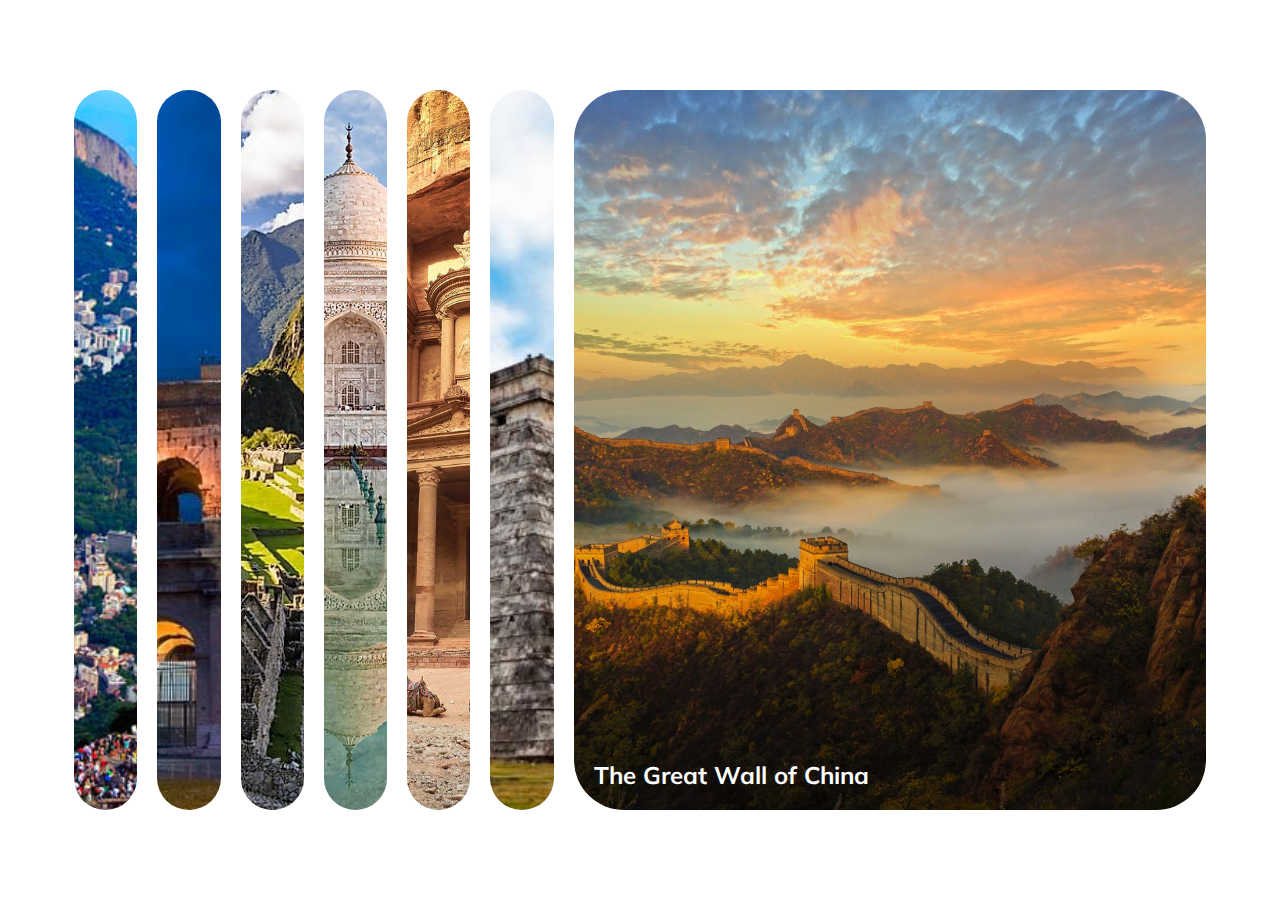
<file: Expanding Cards/index.html>
<!DOCTYPE html>
<html lang="en">
<head>
    <meta charset="UTF-8">
    <meta name="viewport" content="width=device-width, initial-scale=1.0">
    <!-- <link rel="stylesheet" href="https://cdnjs.cloudflare.com/ajax/libs/font-awesome/5.15.1/css/all.min.css" integrity="sha512-+4zCK9k+qNFUR5X+cKL9EIR+ZOhtIloNl9GIKS57V1MyNsYpYcUrUeQc9vNfzsWfV28IaLL3i96P9sdNyeRssA==" crossorigin="anonymous" /> -->
    <link rel="stylesheet" href="style.css">
    <title>Expanding Cards</title>
</head>
<body>
    <div class="container">
        <div class="panel" style="background-image: url('images/Christ.jpg')" >
            <h3>Christ, the Redeemer</h3>
        </div>

        <div class="panel" style="background-image: url('images/The-Colosseum.jpg')" >
            <h3>Colosseum</h3>
        </div>

        <div class="panel" style="background-image: url('images/machupichu.jpeg')" >
            <h3>Machu Picchu</h3>
        </div>

        <div class="panel" style="background-image: url('images/taj.jpg')" >
            <h3>Taj Mahal</h3>
        </div>

        <div class="panel" style="background-image: url('images/petra.jpg')" >
            <h3>Petra</h3>
        </div>

        <div class="panel" style="background-image: url('images/chichen.jpeg')" >
            <h3>Chichen Itza</h3>
        </div>

        <div class="panel active" style="background-image: url('images/wall.jpg')" >
            <h3>The Great Wall of China</h3>
        </div>
    </div>

    <script src="script.js"></script>
</body>
</html>
</file>
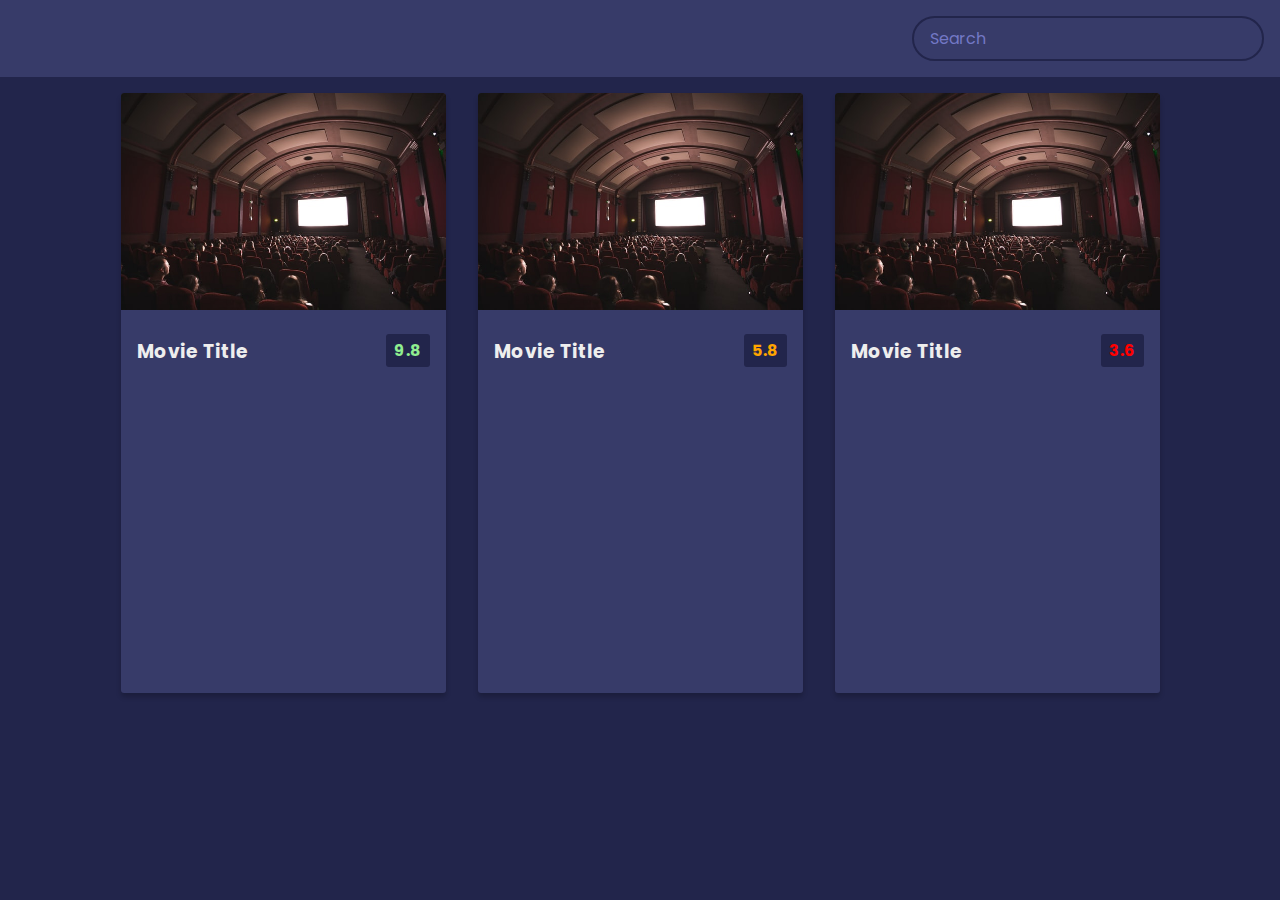
<file: Movie App/index.html>
<!DOCTYPE html>
<html lang="en">
<head>
    <meta charset="UTF-8">
    <meta name="viewport" content="width=device-width, initial-scale=1.0">
    <!-- <link rel="stylesheet" href="https://cdnjs.cloudflare.com/ajax/libs/font-awesome/5.15.1/css/all.min.css" integrity="sha512-+4zCK9k+qNFUR5X+cKL9EIR+ZOhtIloNl9GIKS57V1MyNsYpYcUrUeQc9vNfzsWfV28IaLL3i96P9sdNyeRssA==" crossorigin="anonymous" /> -->
    <link rel="stylesheet" href="style.css">
    <title>Movie App</title>
</head>
<body>
    <header>
        <form id="form">
            <input type="text" id="search" class="search" placeholder="Search">
        </form>
    </header>

    <main id="main">
        <div class="movie">
            <img src="./small.jpg" alt="">
            <div class="movie-info">
                <h3>Movie Title</h3>
                <span class="green">9.8</span>
            </div>
            <div class="overview">
                <h3>Overview</h3>
                Lorem ipsum dolor sit, amet consectetur adipisicing elit. Alias commodi amet saepe accusantium quo aut doloribus neque deserunt voluptate repellendus?
            </div>
        </div>

        <div class="movie">
            <img src="./small.jpg" alt="">
            <div class="movie-info">
                <h3>Movie Title</h3>
                <span class="orange">5.8</span>
            </div>
            <div class="overview">
                <h3>Overview</h3>
                Lorem ipsum dolor sit, amet consectetur adipisicing elit. Alias commodi amet saepe accusantium quo aut doloribus neque deserunt voluptate repellendus?
            </div>
        </div>

        <div class="movie">
            <img src="./small.jpg" alt="">
            <div class="movie-info">
                <h3>Movie Title</h3>
                <span class="red">3.6</span>
            </div>
            <div class="overview">
                <h3>Overview</h3>
                Lorem ipsum dolor sit, amet consectetur adipisicing elit. Alias commodi amet saepe accusantium quo aut doloribus neque deserunt voluptate repellendus?
            </div>
        </div>
    </main>

    <script src="script.js"></script>
</body>
</html>
</file>
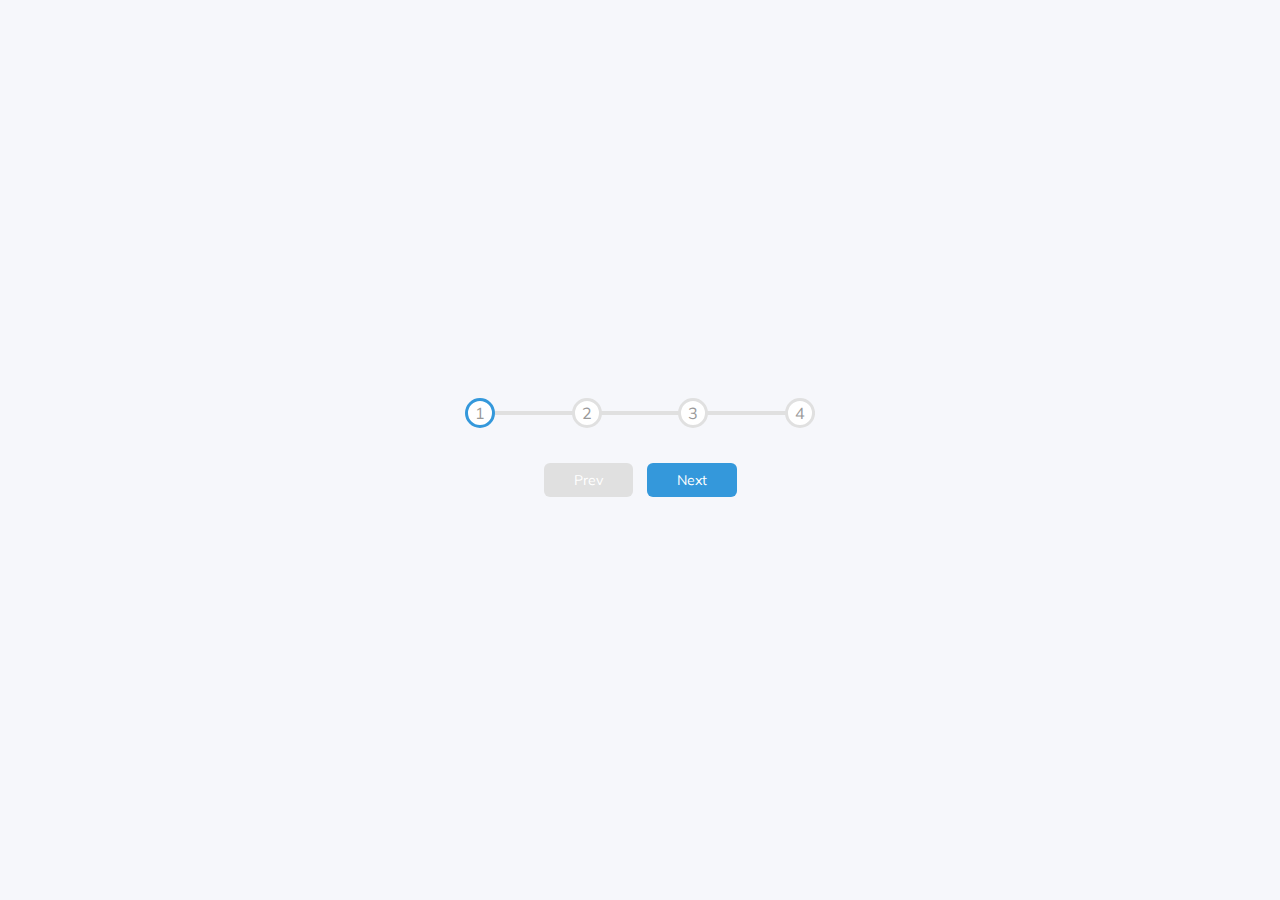
<file: Progress Steps/index.html>
<!DOCTYPE html>
<html lang="en">
<head>
    <meta charset="UTF-8">
    <meta name="viewport" content="width=device-width, initial-scale=1.0">
    <!-- <link rel="stylesheet" href="https://cdnjs.cloudflare.com/ajax/libs/font-awesome/5.15.1/css/all.min.css" integrity="sha512-+4zCK9k+qNFUR5X+cKL9EIR+ZOhtIloNl9GIKS57V1MyNsYpYcUrUeQc9vNfzsWfV28IaLL3i96P9sdNyeRssA==" crossorigin="anonymous" /> -->
    <link rel="stylesheet" href="style.css">
    <title>Progress Steps</title>
</head>
<body>
    <div class="container">
        <div class="progress-container">
            <div class="progress" id="progress"></div>
            <div class="circle active">1</div>
            <div class="circle">2</div>
            <div class="circle">3</div>
            <div class="circle">4</div>
        </div>

        <button class="btn" id="prev" disabled>Prev</button>
        <button class="btn" id="next">Next</button>
    </div>
   
    <script src="script.js"></script>
</body>
</html>
</file>
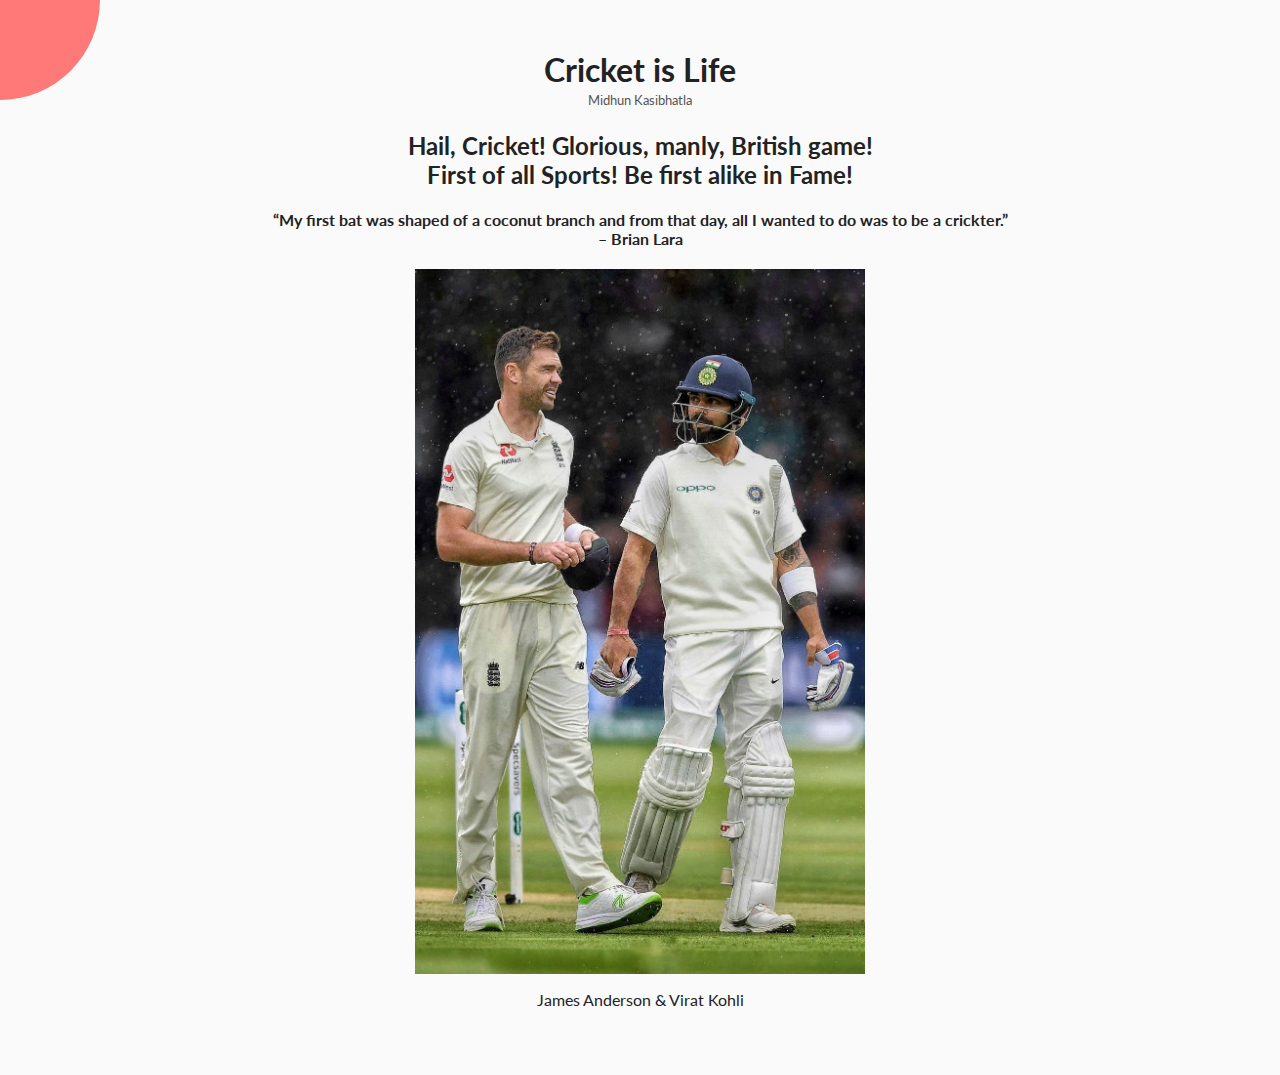
<file: Rotating Navigation/index.html>
<!DOCTYPE html>
<html lang="en">
<head>
    <meta charset="UTF-8">
    <meta name="viewport" content="width=device-width, initial-scale=1.0">
    <link rel="stylesheet" href="https://cdnjs.cloudflare.com/ajax/libs/font-awesome/5.15.1/css/all.min.css" integrity="sha512-+4zCK9k+qNFUR5X+cKL9EIR+ZOhtIloNl9GIKS57V1MyNsYpYcUrUeQc9vNfzsWfV28IaLL3i96P9sdNyeRssA==" crossorigin="anonymous" />
    <link rel="stylesheet" href="style.css">
    <title>Rotating Navigation</title>
</head>
<body>
    <div class="container">
        <div class="circle-container">
            <div class="circle">
                <button id="close">
                    <i class="fas fa-times"></i>
                </button>
                <button id="open">
                    <i class="fas fa-bars"></i>
                </button>
            </div>
        </div>

        <div class="content">
            <h1>Cricket is Life</h1>
            <small>Midhun Kasibhatla</small><br>
            <h2>Hail, Cricket! Glorious, manly, British game!<br>
                First of all Sports! Be first alike in Fame!</h2>
            <h4>“My first bat was shaped of a coconut branch and from that day, all I wanted to do was to be a crickter.” <br>– Brian Lara</h4>
            <img src="pic.jpg" alt="James Anderson and Virat Kohli" class="center">
            <p>James Anderson & Virat Kohli</p>
        </div>
    </div>

    <nav>
        <ul>
            <li><i class="fas fa-home"></i>Home</li>
            <li><i class="fas fa-user-alt"></i>About</li>
            <li><i class="fas fa-envelope"></i>Contact</li>
        </ul>
    </nav>
    <script src="script.js"></script>
</body>
</html>
</file>
<file: Expanding Cards/style.css>
@import url('https://fonts.googleapis.com/css?family=Muli&display=swap');


* {
    box-sizing: border-box;
}

body {
    font-family: 'Muli', sans-serif;
    display: flex;
    align-items: center;
    justify-content: center;
    height: 100vh;
    overflow: hidden;
    margin: 0;
}

.container {
    display: flex;
    width: 90vw;
}

.panel {
    background-size: cover;
    background-position: center;
    background-repeat: no-repeat;
    height: 80vh;
    border-radius: 50px;
    color: #fff;
    cursor: pointer;
    flex: 0.5;
    margin: 10px;
    position: relative;
    transition: flex 0.7s ease-in;
}

.panel h3 {
    font-size: 24px;
    position: absolute;
    bottom: 20px;
    left: 20px;
    margin: 0;
    opacity: 0;
}

.panel.active {
    flex: 5;   
}

.panel.active h3 {
    opacity: 1;
    transition: opacity 0.3s ease-in 0.4s;
}
</file>
<file: Movie App/style.css>
@import url('https://fonts.googleapis.com/css2?family=Poppins:wght@200;400&display=swap');

:root {
    --primary-color: #22254b;
    --secondary-color: #373b69;
}

* {
    box-sizing: border-box;
}

body {
    font-family: 'Poppins', sans-serif;
    background-color: var(--primary-color);
    margin: 0;
}

header {
    padding: 1rem;
    display: flex;
    justify-content: flex-end;
    background-color: var(--secondary-color);
}

.search {
    background-color: transparent;
    border: 2px solid var(--primary-color);
    border-radius: 50px;
    font-family: inherit;
    font-size: 1rem;
    padding: 0.5rem 1rem;
    color: #fff;
}

.search::placeholder {
    color: #7378c5;
}

.search:focus {
    outline: none;
    background-color: var(--primary-color);
}

main {
    display: flex;
    flex-wrap: wrap;
    align-items: center;
    justify-content: center;
}

.movie {
    width: 325px;
    height: 600px;
    margin: 1rem;
    background-color: var(--secondary-color);
    box-shadow: 0 4px 5px rgba(0, 0, 0, 0.2);
    position: relative;
    overflow: hidden;
    border-radius: 3px;
}

.movie img {
    width: 100%;
}

.movie-info {
    color: #eee;
    display: flex;
    align-items: center;
    justify-content: space-between;
    padding: 0.5rem 1rem 1rem;
    letter-spacing: 0.5px;
}

.movie-info h3 {
    margin-top: 12px;
}

.movie-info span {
    background-color: var(--primary-color);
    padding: 0.25rem 0.5rem;
    border-radius: 3px;
    font-weight: bold;
    margin-top: -8px;
}

.movie-info span.green {
    color: lightgreen;
}

.movie-info span.orange {
    color: orange;
}

.movie-info span.red {
    color: red;
}

.overview {
    background-color: #fff;
    padding: 2rem;
    position: absolute;
    left: 0;
    bottom: 0;
    right: 0;
    max-height: 100%;
    transform: translateY(101%);
    transition: transform  0.3s ease-in;
}

.movie:hover .overview {
    transform: translateY(0);
}
</file>
<file: Progress Steps/style.css>
@import url('https://fonts.googleapis.com/css?family=Muli&display=swap');

:root {
    --line-border-fill: #3498db;
    --line-border-empty: #e0e0e0;
}

* {
    box-sizing: border-box;
}

body {
    background-color: #f6f7fb;
    font-family: 'Muli', sans-serif;
    display: flex;
    flex-direction: column;
    align-items: center;
    justify-content: center;
    height: 100vh;
    overflow: hidden;
    margin: 0;
}

.container {
    text-align: center;
}

.progress-container {
    display: flex;
    justify-content: space-between;
    position: relative;
    margin-bottom: 30px;
    max-width: 100%;
    width: 350px;
}

.progress-container::before {
    content: "";
    background-color: var(--line-border-empty);
    position: absolute;
    top: 50%;
    left: 0;
    transform: translateY(-50%);
    height: 4px;
    width: 100%;
    z-index: -1;
}

.progress {
    background-color: var(--line-border-fill);
    position: absolute;
    top: 50%;
    left: 0;
    transform: translateY(-50%);
    height: 4px;
    width: 0%;
    z-index: -1;
    transition: 0.4s ease;
}

.circle {
    background-color: #fff;
    color: #999;
    border-radius: 50%;
    height: 30px;
    width: 30px;
    display: flex;
    align-items: center;
    justify-content: center;
    border: 3px solid var(--line-border-empty);
    transition: 0.4s ease;
}

.circle.active {
    border-color: var(--line-border-fill);
}

.btn {
    background-color: var(--line-border-fill);
    color: #fff;
    border: 0;
    border-radius: 6px;
    cursor: pointer;
    font-family: inherit;
    padding: 8px 30px;
    margin: 5px;
    font-size: 14px;
}

.btn:active {
    transform: scale(0.98);
}

.btn:focus {
    outline: 0;
}

.btn:disabled {
    background-color: var(--line-border-empty);
    cursor: not-allowed;
}
</file>
<file: Rotating Navigation/style.css>
@import url('https://fonts.googleapis.com/css2?family=Lato&display=swap');


* {
    box-sizing: border-box;
}

body {
    font-family: 'Lato', sans-serif;
    text-align: center;
    background-color: #333;
    color: #222;
    overflow-x: hidden;
    margin: 0;
}

.container {
    background-color: #fafafa;
    transform-origin: top left;
    transition: transform 0.5s linear;
    width: 100vw;
    min-height: 100vh;
    padding: 50px;
}

.container.show-nav {
    transform: rotate(-20deg);
}

.circle-container {
    position: fixed;
    top: -100px;
    left: -100px;
}

.circle {
    background-color: #ff7979;
    height: 200px;
    width: 200px;
    border-radius: 50%;
    position: relative;
    transition: transform 0.5s linear;
}

.container.show-nav .circle {
    transform: rotate(-75deg);
}

.circle button {
    cursor: pointer;
    position: absolute;
    top: 50%;
    left: 50%;
    height: 100px;
    background: transparent;
    border: 0;
    font-size: 26px;
    color: #fff;
}

.circle button:focus {
    outline: none;
}

.circle button#open {
    left: 60%;
}

.circle button#close {
    top: 60%;
    transform: rotate(90deg);
    transform-origin: top left;
}

.container.show-nav + nav li {
    transform: translateX(0);
    transition-delay: 0.3s;
}

nav {
    position: fixed;
    bottom: 40px;
    left: -30px;
    z-index: 100;
}

nav ul {
    list-style-type: none;
    padding-left: 30px;
}

nav ul li {
    text-transform: uppercase;
    color: #fff;
    margin: 40px 0;
    transform: translateX(-100%);
    transition: transform 0.4s ease-in;
}

nav ul li i {
    font-size: 20px;
    margin-right: 10px;
}

nav ul li + li {
    margin-left : 20px;
    transform: translate(-150%);
    transition: transform 0.5s ease-in;
}

nav ul li + li + li {
    margin-left : 60px;
    transform: translate(-275%);
    transition: transform 0.6s ease-in;
    
}

.content-img {
    max-width: 100%;
    
}

.center {
    display: block;
    margin-left: auto;
    margin-right: auto;
    width: 45%;
    height: 20%;
}

.content {
    max-width: 1000px;
    margin: 0px auto;
}
.content h1 {
    margin: 0;
}

.content small {
    color: #555;
    line-height: 1.5;
}
</file>
